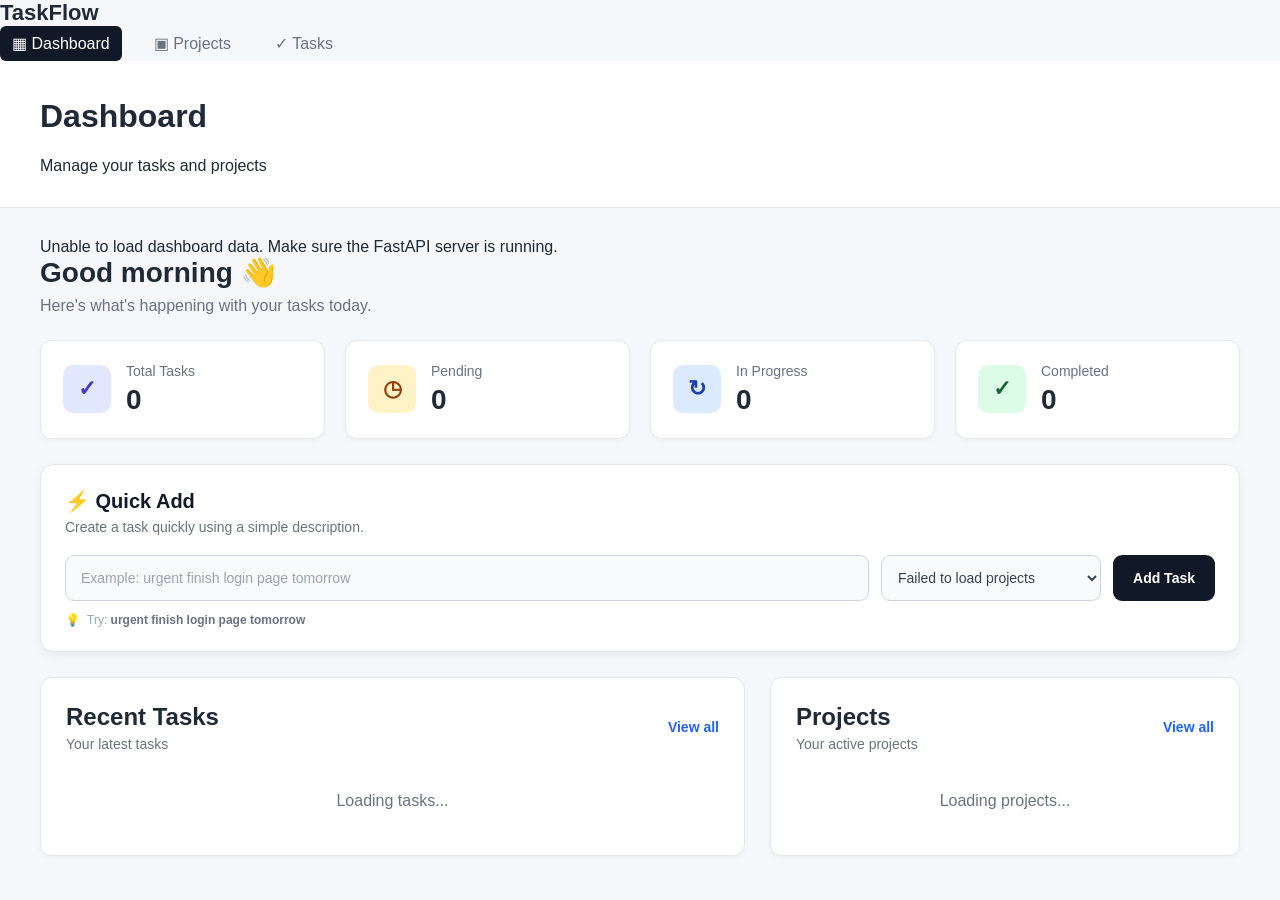
<file: frontend/index.html>
<!DOCTYPE html>
<html lang="en">
<head>
    <meta charset="UTF-8">
    <meta name="viewport" content="width=device-width, initial-scale=1.0">

    <title>TaskFlow - Dashboard</title>

   <link rel="stylesheet" href="css/style.css">
   <link rel="stylesheet" href="css/dashboard.css">
</head>

<body>

    <!-- =========================
         SIDEBAR
    ========================== -->
    <aside class="sidebar" id="sidebar">

        <div class="logo">
            <span>TaskFlow</span>
        </div>

        <nav class="navigation">

            <a href="index.html" class="nav-link active">
                <span class="nav-icon">▦</span>
                <span>Dashboard</span>
            </a>

            <a href="projects.html" class="nav-link">
                <span class="nav-icon">▣</span>
                <span>Projects</span>
            </a>

            <a href="tasks.html" class="nav-link">
                <span class="nav-icon">✓</span>
                <span>Tasks</span>
            </a>

        </nav>

       

    </aside>


    <!-- Mobile overlay -->
    <div
        class="sidebar-overlay"
        id="sidebarOverlay">
    </div>


    <!-- =========================
         MAIN WRAPPER
    ========================== -->
    <div class="main-wrapper">

        <!-- =========================
             HEADER
        ========================== -->
        <header class="header">


            <div class="header-title">

                <h1>
                    Dashboard
                </h1>

                <p>
                    Manage your tasks and projects
                </p>

            </div>

        </header>


        <!-- =========================
             DASHBOARD CONTENT
        ========================== -->
        <main class="content">


            <!-- Welcome -->
            <section class="welcome-section">

                <div>

                    <h2>
                        Good morning 👋
                    </h2>

                    <p>
                        Here's what's happening with your tasks today.
                    </p>

                </div>

            </section>


            <!-- =========================
                 STATISTICS
            ========================== -->
            <section class="stats-grid">

                <!-- Total -->
                <article class="stat-card">

                    <div class="stat-icon total">
                        ✓
                    </div>

                    <div>

                        <p>
                            Total Tasks
                        </p>

                        <h3 id="totalTasks">
                            0
                        </h3>

                    </div>

                </article>


                <!-- Pending -->
                <article class="stat-card">

                    <div class="stat-icon pending">
                        ◷
                    </div>

                    <div>

                        <p>
                            Pending
                        </p>

                        <h3 id="pendingTasks">
                            0
                        </h3>

                    </div>

                </article>


                <!-- In Progress -->
                <article class="stat-card">

                    <div class="stat-icon progress">
                        ↻
                    </div>

                    <div>

                        <p>
                            In Progress
                        </p>

                        <h3 id="progressTasks">
                            0
                        </h3>

                    </div>

                </article>


                <!-- Completed -->
                <article class="stat-card">

                    <div class="stat-icon completed">
                        ✓
                    </div>

                    <div>

                        <p>
                            Completed
                        </p>

                        <h3 id="completedTasks">
                            0
                        </h3>

                    </div>

                </article>

            </section>


            <!-- =========================
                 QUICK ADD
            ========================== -->
            <section class="quick-add-card">

                 <div class="section-heading">
                      <div>
                         <h2>⚡ Quick Add</h2>
                         <p>
                             Create a task quickly using a simple description.
                         </p>
                     </div>
                 </div>

                 <form class="quick-add-form" id="quickAddForm">

                     <input
                          type="text"
                          id="quickAddInput"
                          placeholder="Example: urgent finish login page tomorrow"
                          autocomplete="off"
                    >
                      <select id="quickAddProject" required>
                         <option value="">
                             Select a project
                         </option>
                      </select>

                      <button type="submit">
                         Add Task
                      </button>

                 </form>

                 <div
                     id="quickAddMessage"
                     class="message"
                     hidden
                ></div>

                 <div class="quick-add-help">
                     <span>💡</span>
                    <span>
                        Try:
                        <strong>urgent finish login page tomorrow</strong>
                    </span>
                 </div>

            </section>


            <!-- =========================
                 DASHBOARD TWO COLUMNS
            ========================== -->
            <section class="dashboard-grid">


                <!-- =========================
                     RECENT TASKS
                ========================== -->
                <div class="panel">

                    <div class="panel-header">

                        <div>

                            <h2>
                                Recent Tasks
                            </h2>

                            <p>
                                Your latest tasks
                            </p>

                        </div>


                        <a
                            href="tasks.html"
                            class="view-link">

                            View all

                        </a>

                    </div>


                    <!-- JavaScript will insert tasks here -->
                    <div
                        class="task-list"
                        id="recentTasks">

                        <div class="loading">
                            Loading tasks...
                        </div>

                    </div>

                </div>


                <!-- =========================
                     PROJECTS
                ========================== -->
                <div class="panel">

                    <div class="panel-header">

                        <div>

                            <h2>
                                Projects
                            </h2>

                            <p>
                                Your active projects
                            </p>

                        </div>


                        <a
                            href="projects.html"
                            class="view-link">

                            View all

                        </a>

                    </div>


                    <!-- JavaScript will insert projects -->
                    <div
                        class="project-list"
                        id="projectList">

                        <div class="loading">
                            Loading projects...
                        </div>

                    </div>

                </div>

            </section>


            <!-- =========================
                 ERROR MESSAGE
            ========================== -->
            <div
                id="dashboardError"
                class="error-message"
                hidden>
            </div>

        </main>

    </div>


    <!-- =========================
         QUICK ADD MODAL
    ========================== -->
    <div
        class="modal"
        id="quickAddModal"
        hidden>

        <div class="modal-content">

            <div class="modal-header">

                <h2>
                    Quick Add Task
                </h2>

                <button
                    type="button"
                    id="closeQuickAddModal"
                    class="modal-close">

                    ×

                </button>

            </div>


            <form id="modalQuickAddForm">

                <label for="modalQuickAddInput">
                    Task description
                </label>

                <textarea
                    id="modalQuickAddInput"
                    rows="4"
                    placeholder="Example: urgent finish dashboard tomorrow"
                    required>
                </textarea>


                <div class="modal-actions">

                    <button
                        type="button"
                        id="cancelQuickAdd"
                        class="secondary-button">

                        Cancel

                    </button>

                    <button
                        type="submit"
                        class="primary-button">

                        Create Task

                    </button>

                </div>

            </form>

        </div>

    </div>


    <!-- =========================
         JAVASCRIPT
    ========================== -->

    <!-- API functions -->
    <script src="js/api.js"></script>

    <!-- Dashboard logic -->
    <script src="js/dashboard.js"></script>

</body>
</html>
</file>
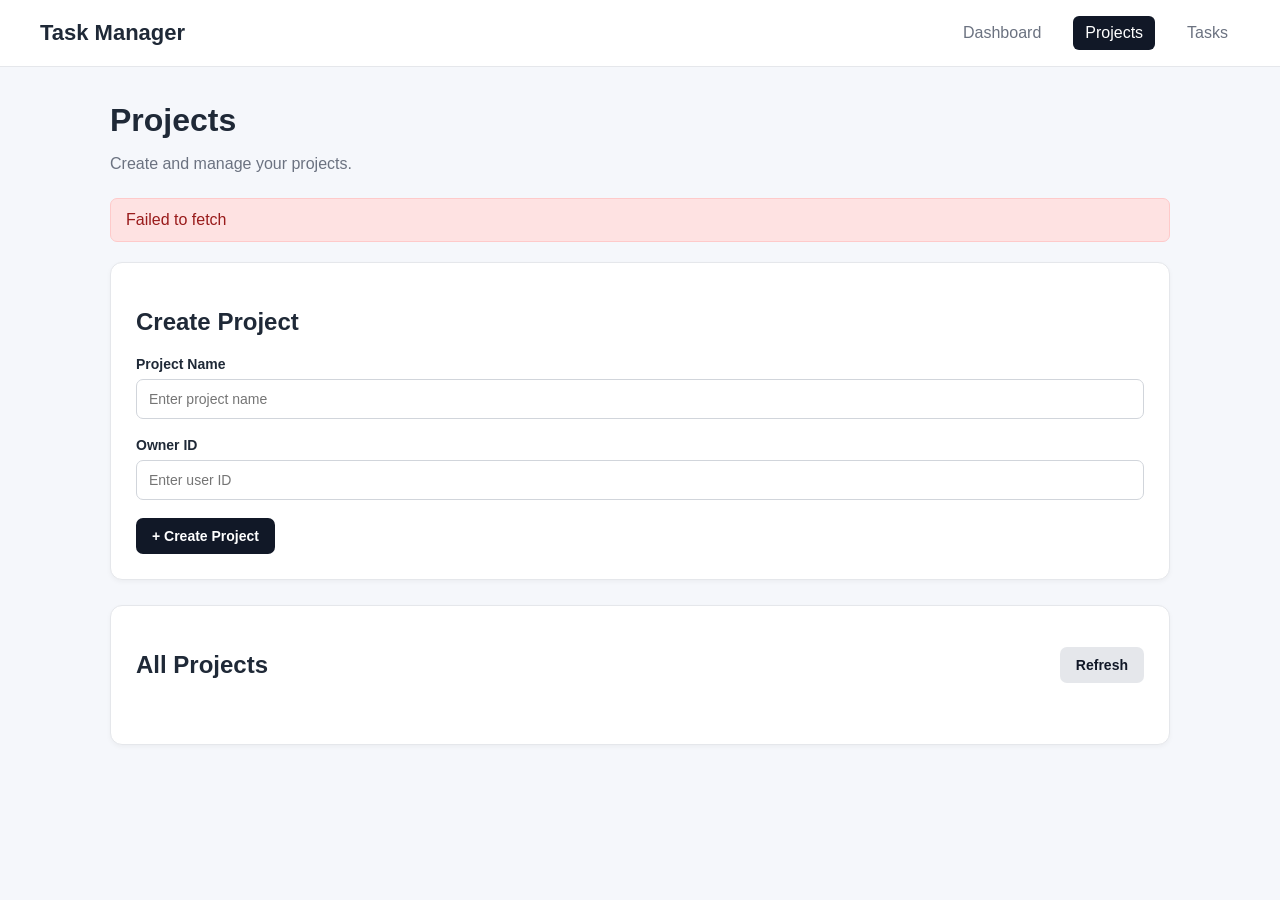
<file: frontend/projects.html>
<!DOCTYPE html>
<html lang="en">

<head>
    <meta charset="UTF-8">
    <meta name="viewport" content="width=device-width, initial-scale=1.0">

    <title>Projects - Task Manager</title>

    <link rel="stylesheet" href="css/style.css">
    <link rel="stylesheet" href="css/projects.css"> 
</head>

<body>

    <!-- HEADER -->
    <header class="header">

        <div class="logo">
            Task Manager
        </div>

        <nav>
            <a href="index.html">Dashboard</a>
            <a href="projects.html" class="active">Projects</a>
            <a href="tasks.html">Tasks</a>
        </nav>

    </header>


    <!-- MAIN -->
    <main class="container">

        <div class="page-header">

            <div>
                <h1>Projects</h1>
                <p>Create and manage your projects.</p>
            </div>

        </div>


        <!-- ERROR MESSAGE -->
        <div id="errorMessage" class="alert error hidden"></div>


        <!-- CREATE PROJECT -->
        <section class="card">

            <h2>Create Project</h2>

            <form id="projectForm">

                <div class="form-group">

                    <label for="projectName">
                        Project Name
                    </label>

                    <input
                        type="text"
                        id="projectName"
                        placeholder="Enter project name"
                        required
                    >

                </div>

                <div class="form-group">

                    <label for="ownerId">
                        Owner ID
                    </label>

                    <input
                        type="number"
                        id="ownerId"
                        placeholder="Enter user ID"
                        min="1"
                        required
                    >

                </div>

                <button type="submit" class="btn primary">
                    + Create Project
                </button>

            </form>

        </section>


        <!-- PROJECT LIST -->
        <section class="card">

            <div class="section-header">

                <h2>All Projects</h2>

                <button
                    id="refreshProjects"
                    class="btn secondary"
                >
                    Refresh
                </button>

            </div>

            <div id="projectList">

                <p class="loading">
                    Loading projects...
                </p>

            </div>

        </section>

    </main>

<!-- =========================
     EDIT PROJECT MODAL
========================= -->

<div id="editProjectModal" class="modal hidden">

    <div class="modal-overlay"></div>

    <div class="modal-content">

        <div class="modal-header">

            <div>
                <h2>Edit Project</h2>
                <p>Update your project information</p>
            </div>

            <button
                type="button"
                id="closeProjectModal"
                class="modal-close"
            >
                ×
            </button>

        </div>

        <form id="editProjectForm">

            <!-- Hidden Project ID -->
            <input
                type="hidden"
                id="editProjectId"
            >

            <div class="form-group">

                <label for="editProjectName">
                    Project Name
                </label>

                <input
                    type="text"
                    id="editProjectName"
                    placeholder="Enter project name"
                    required
                >

            </div>

            <div class="form-group">

                <label for="editOwnerId">
                    Owner ID
                </label>

                <input
                    type="number"
                    id="editOwnerId"
                    min="1"
                    placeholder="Enter owner ID"
                    required
                >

            </div>

            <div
                id="editProjectError"
                class="alert error hidden"
            ></div>

            <div class="modal-actions">

                <button
                    type="button"
                    id="cancelProjectEdit"
                    class="btn secondary"
                >
                    Cancel
                </button>

                <button
                    type="submit"
                    class="btn primary"
                >
                    Save Changes
                </button>

            </div>

        </form>

    </div>

</div>

    <script src="js/api.js"></script>
    <script src="js/projects.js"></script>

</body>

</html>
</file>
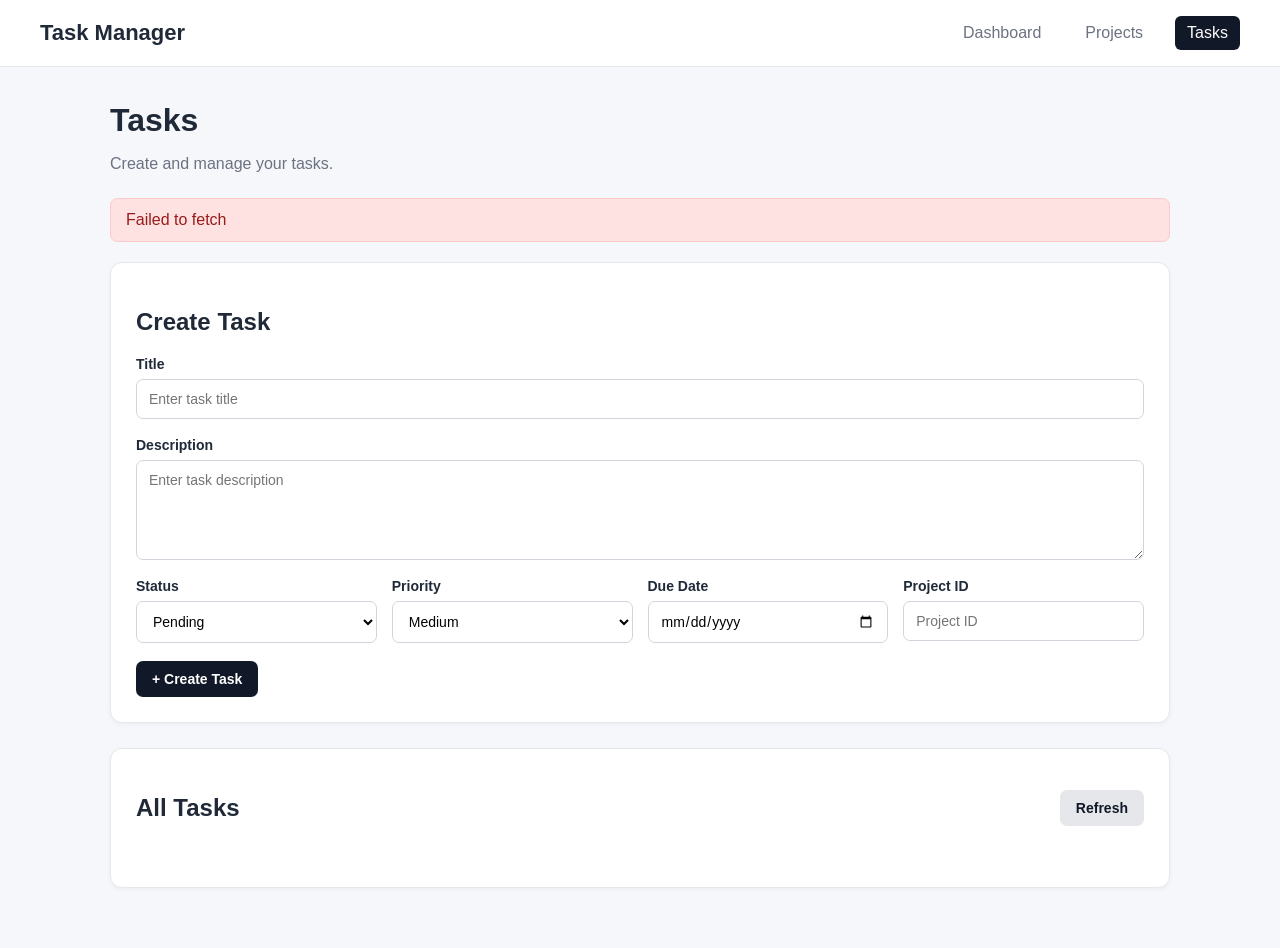
<file: frontend/tasks.html>
<!DOCTYPE html>
<html lang="en">

<head>

    <meta charset="UTF-8">

    <meta
        name="viewport"
        content="width=device-width, initial-scale=1.0"
    >

    <title>Tasks - Task Manager</title>

    <link rel="stylesheet" href="css/style.css">
    <link rel="stylesheet" href="css/tasks.css"> 

</head>

<body>


<header class="header">

    <div class="logo">
        Task Manager
    </div>

    <nav>

        <a href="index.html">
            Dashboard
        </a>

        <a href="projects.html">
            Projects
        </a>

        <a href="tasks.html" class="active">
            Tasks
        </a>

    </nav>

</header>


<main class="container">


    <div class="page-header">

        <div>

            <h1>Tasks</h1>

            <p>
                Create and manage your tasks.
            </p>

        </div>

    </div>


    <!-- ERROR -->

    <div
        id="errorMessage"
        class="alert error hidden"
    ></div>


    <!-- CREATE TASK -->

    <section class="card">

        <h2>Create Task</h2>


        <form id="taskForm">


            <div class="form-group">

                <label for="title">
                    Title
                </label>

                <input
                    type="text"
                    id="title"
                    placeholder="Enter task title"
                    required
                >

            </div>


            <div class="form-group">

                <label for="description">
                    Description
                </label>

                <textarea
                    id="description"
                    placeholder="Enter task description"
                ></textarea>

            </div>


            <div class="form-row">


                <div class="form-group">

                    <label for="status">
                        Status
                    </label>

                    <select id="status">

                        <option value="pending">
                            Pending
                        </option>

                        <option value="in_progress">
                            In Progress
                        </option>

                        <option value="completed">
                            Completed
                        </option>

                    </select>

                </div>


                <div class="form-group">

                    <label for="priority">
                        Priority
                    </label>

                    <select id="priority">

                        <option value="low">
                            Low
                        </option>

                        <option value="medium" selected>
                            Medium
                        </option>

                        <option value="high">
                            High
                        </option>

                    </select>

                </div>


                <div class="form-group">

                    <label for="dueDate">
                        Due Date
                    </label>

                    <input
                        type="date"
                        id="dueDate"
                    >

                </div>


                <div class="form-group">

                    <label for="projectId">
                        Project ID
                    </label>

                    <input
                        type="number"
                        id="projectId"
                        min="1"
                        placeholder="Project ID"
                        required
                    >

                </div>

            </div>


            <button
                type="submit"
                class="btn primary"
            >
                + Create Task
            </button>


        </form>

    </section>


    <!-- TASK LIST -->

    <section class="card">

        <div class="section-header">

            <h2>All Tasks</h2>

            <button
                id="refreshTasks"
                class="btn secondary"
            >
                Refresh
            </button>

        </div>


        <div id="taskList">

            <p>
                Loading tasks...
            </p>

        </div>

    </section>


</main>

<!-- ================= EDIT TASK MODAL ================= -->

<div id="editTaskModal" class="modal hidden">

    <div class="modal-content">

        <div class="modal-header">

            <h2>Edit Task</h2>

            <button id="closeTaskModal" class="modal-close">&times;</button>

        </div>

        <form id="editTaskForm">

            <input type="hidden" id="editTaskId">

            <div class="form-group">
                <label>Title</label>
                <input type="text" id="editTitle" required>
            </div>

            <div class="form-group">
                <label>Description</label>
                <textarea id="editDescription"></textarea>
            </div>

            <div class="form-row">

                <div class="form-group">
                    <label>Status</label>

                    <select id="editStatus">
                        <option value="pending">Pending</option>
                        <option value="in_progress">In Progress</option>
                        <option value="completed">Completed</option>
                    </select>

                </div>

                <div class="form-group">

                    <label>Priority</label>

                    <select id="editPriority">
                        <option value="low">Low</option>
                        <option value="medium">Medium</option>
                        <option value="high">High</option>
                    </select>

                </div>

            </div>

            <div class="form-row">

                <div class="form-group">
                    <label>Due Date</label>
                    <input type="date" id="editDueDate">
                </div>

                <div class="form-group">
                    <label>Project ID</label>
                    <input type="number" id="editProjectId" required>
                </div>

            </div>

            <div class="modal-actions">

                <button type="button" id="cancelTaskEdit" class="btn secondary">
                    Cancel
                </button>

                <button type="submit" class="btn primary">
                    Save Changes
                </button>

            </div>

        </form>

    </div>

</div>


<script src="js/api.js"></script>
<script src="js/tasks.js"></script>

</body>

</html>
</file>
<file: frontend/css/style.css>
/* =========================
   RESET
========================= */

* {
    box-sizing: border-box;
}

body {
    margin: 0;
    font-family: Arial, Helvetica, sans-serif;
    background: #f5f7fb;
    color: #1f2937;
}

button,
input,
textarea,
select {
    font-family: inherit;
}


/* =========================
   HEADER
========================= */

.header {
    position: sticky;
    top: 0;
    z-index: 100;

    display: flex;
    justify-content: space-between;
    align-items: center;

    padding: 16px 40px;

    background: white;
    border-bottom: 1px solid #e5e7eb;
}

.logo {
    font-size: 22px;
    font-weight: 700;
}

nav {
    display: flex;
    gap: 20px;
}

nav a {
    text-decoration: none;
    color: #6b7280;
    font-weight: 500;

    padding: 8px 12px;
    border-radius: 6px;
}

nav a:hover {
    background: #f3f4f6;
    color: #111827;
}

nav a.active {
    background: #111827;
    color: white;
}


/* =========================
   CONTAINER
========================= */

.container {
    max-width: 1100px;
    margin: auto;
    padding: 35px 20px;
}

.page-header {
    margin-bottom: 25px;
}

.page-header h1 {
    margin: 0 0 5px;
}

.page-header p {
    color: #6b7280;
}


/* =========================
   CARD
========================= */

.card {
    background: white;
    padding: 25px;
    margin-bottom: 25px;

    border-radius: 12px;
    border: 1px solid #e5e7eb;

    box-shadow: 0 2px 5px rgba(0, 0, 0, 0.04);
}

.section-header {
    display: flex;
    justify-content: space-between;
    align-items: center;

    margin-bottom: 20px;
}


/* =========================
   FORM
========================= */

.form-group {
    display: flex;
    flex-direction: column;
    gap: 7px;

    margin-bottom: 18px;
}

.form-row {
    display: grid;
    grid-template-columns: repeat(4, 1fr);
    gap: 15px;
}

label {
    font-size: 14px;
    font-weight: 600;
}

input,
textarea,
select {
    width: 100%;

    padding: 11px 12px;

    border: 1px solid #d1d5db;
    border-radius: 7px;

    font-size: 14px;
    outline: none;

    background: white;
}

textarea {
    min-height: 100px;
    resize: vertical;
}

input:focus,
textarea:focus,
select:focus {
    border-color: #111827;
}


/* =========================
   BUTTON
========================= */

.btn {
    border: none;
    border-radius: 7px;

    padding: 10px 16px;

    cursor: pointer;

    font-weight: 600;
    font-size: 14px;
}

.btn.primary {
    background: #111827;
    color: white;
}

.btn.primary:hover {
    background: #374151;
}

.btn.secondary {
    background: #e5e7eb;
    color: #111827;
}

.btn.secondary:hover {
    background: #d1d5db;
}

.btn.danger {
    background: #fee2e2;
    color: #991b1b;
}

.btn.danger:hover {
    background: #fecaca;
}


/* =========================
   PROJECT
========================= */

.project-card {
    border: 1px solid #e5e7eb;
    border-radius: 10px;

    padding: 18px;
    margin-bottom: 12px;

    background: white;
}

.project-card h3 {
    margin-top: 0;
    margin-bottom: 10px;
}

.project-card p {
    color: #6b7280;
    margin: 5px 0;
}


/* =========================
   TASK
========================= */

.task-card {
    border: 1px solid #e5e7eb;
    border-radius: 10px;

    padding: 18px;
    margin-bottom: 12px;

    background: white;
}

.task-card h3 {
    margin-top: 0;
    margin-bottom: 8px;
}

.task-card p {
    color: #6b7280;
    margin: 7px 0;
}


/* =========================
   BADGES
========================= */

.badge {
    display: inline-block;

    padding: 5px 9px;

    border-radius: 20px;

    font-size: 12px;

    margin-right: 6px;
    margin-top: 5px;
}

.status-pending {
    background: #fef3c7;
    color: #92400e;
}

.status-in_progress {
    background: #dbeafe;
    color: #1e40af;
}

.status-completed {
    background: #dcfce7;
    color: #166534;
}

.priority-low {
    background: #e5e7eb;
}

.priority-medium {
    background: #fef3c7;
}

.priority-high {
    background: #fee2e2;
    color: #991b1b;
}


/* =========================
   ALERT
========================= */

.alert {
    padding: 12px 15px;

    border-radius: 7px;

    margin-bottom: 20px;
}

.alert.error {
    background: #fee2e2;
    color: #991b1b;

    border: 1px solid #fecaca;
}

.hidden {
    display: none !important;
}

.loading {
    color: #6b7280;
    padding: 20px 0;
    text-align: center;
}


/* =========================
   RESPONSIVE
========================= */

@media (max-width: 768px) {

    .header {
        padding: 15px 20px;

        flex-direction: column;
        gap: 15px;
    }

    nav {
        width: 100%;
        justify-content: center;
    }

    .form-row {
        grid-template-columns: 1fr 1fr;
    }
}


@media (max-width: 480px) {

    .container {
        padding: 20px 12px;
    }

    .card {
        padding: 18px;
    }

    .form-row {
        grid-template-columns: 1fr;
    }

    nav {
        gap: 5px;
    }

    nav a {
        font-size: 13px;
        padding: 7px;
    }

    .section-header {
        align-items: flex-start;
        flex-direction: column;
        gap: 10px;
    }
}
</file>
<file: frontend/css/dashboard.css>
/* =========================
   DASHBOARD
========================= */

.content {
    max-width: 1400px;
    margin: 0 auto;
    padding: 30px 40px;
}


/* =========================
   WELCOME
========================= */

.welcome-section {
    margin-bottom: 25px;
}

.welcome-section h2 {
    margin: 0 0 8px;
    font-size: 28px;
}

.welcome-section p {
    margin: 0;
    color: #6b7280;
}


/* =========================
   STATISTICS GRID
========================= */

.stats-grid {
    display: grid;

    grid-template-columns:
        repeat(4, 1fr);

    gap: 20px;

    margin-bottom: 25px;
}


/* =========================
   STAT CARD
========================= */

.stat-card {
    display: flex;

    align-items: center;

    gap: 15px;

    background: white;

    padding: 22px;

    border-radius: 12px;

    border: 1px solid #e5e7eb;

    box-shadow:
        0 2px 5px rgba(0, 0, 0, 0.04);
}

.stat-card p {
    margin: 0 0 5px;

    color: #6b7280;

    font-size: 14px;
}

.stat-card h3 {
    margin: 0;

    font-size: 28px;
}


/* =========================
   STAT ICON
========================= */

.stat-icon {
    width: 48px;
    height: 48px;

    display: flex;

    align-items: center;
    justify-content: center;

    border-radius: 10px;

    font-size: 22px;

    font-weight: bold;
}

.stat-icon.total {
    background: #e0e7ff;
    color: #4338ca;
}

.stat-icon.pending {
    background: #fef3c7;
    color: #92400e;
}

.stat-icon.progress {
    background: #dbeafe;
    color: #1e40af;
}

.stat-icon.completed {
    background: #dcfce7;
    color: #166534;
}


/* =========================================================
   QUICK ADD
   ========================================================= */

.quick-add-card {
    background: #ffffff;
    border: 1px solid #e5e7eb;
    border-radius: 14px;
    padding: 24px;
    margin-bottom: 25px;
    box-shadow: 0 4px 12px rgba(15, 23, 42, 0.05);
}

/* Header */

.quick-add-card .section-heading {
    display: flex;
    align-items: flex-start;
    justify-content: space-between;
    margin-bottom: 20px;
}

.quick-add-card .section-heading h2 {
    margin: 0 0 6px;
    font-size: 20px;
    font-weight: 700;
    color: #111827;
}

.quick-add-card .section-heading p {
    margin: 0;
    color: #6b7280;
    font-size: 14px;
}

/* Small lightning icon area */

.quick-add-card .section-heading h2::first-letter {
    color: #f59e0b;
}

/* Form */

.quick-add-form {
    display: grid;
    grid-template-columns: minmax(0, 1fr) 220px auto;
    gap: 12px;
    align-items: center;
}

/* Text input */

.quick-add-form input[type="text"] {
    width: 100%;
    height: 46px;
    padding: 0 15px;

    border: 1px solid #d1d5db;
    border-radius: 9px;

    background: #f9fafb;
    color: #111827;

    font-size: 14px;
    outline: none;

    transition:
        border-color 0.2s ease,
        box-shadow 0.2s ease,
        background 0.2s ease;
}

.quick-add-form input[type="text"]::placeholder {
    color: #9ca3af;
}

.quick-add-form input[type="text"]:hover {
    background: #ffffff;
    border-color: #9ca3af;
}

.quick-add-form input[type="text"]:focus {
    background: #ffffff;
    border-color: #111827;
    box-shadow: 0 0 0 3px rgba(17, 24, 39, 0.08);
}

/* Project dropdown */

.quick-add-form select {
    width: 100%;
    height: 46px;
    padding: 0 12px;

    border: 1px solid #d1d5db;
    border-radius: 9px;

    background: #f9fafb;
    color: #374151;

    font-size: 14px;
    cursor: pointer;
    outline: none;

    transition:
        border-color 0.2s ease,
        box-shadow 0.2s ease,
        background 0.2s ease;
}

.quick-add-form select:hover {
    background: #ffffff;
    border-color: #9ca3af;
}

.quick-add-form select:focus {
    background: #ffffff;
    border-color: #111827;
    box-shadow: 0 0 0 3px rgba(17, 24, 39, 0.08);
}

/* Add Task button */

.quick-add-form button {
    height: 46px;
    padding: 0 20px;

    border: none;
    border-radius: 9px;

    background: #111827;
    color: #ffffff;

    font-size: 14px;
    font-weight: 600;

    cursor: pointer;
    white-space: nowrap;

    transition:
        background 0.2s ease,
        transform 0.15s ease,
        box-shadow 0.2s ease;
}

.quick-add-form button:hover {
    background: #374151;
    box-shadow: 0 4px 10px rgba(17, 24, 39, 0.15);
}

.quick-add-form button:active {
    transform: translateY(1px);
}

/* =========================================================
   QUICK ADD MESSAGE
   ========================================================= */

#quickAddMessage {
    margin-top: 14px;
    padding: 11px 14px;

    border-radius: 8px;

    font-size: 13px;
    font-weight: 500;
}

#quickAddMessage.success {
    background: #ecfdf5;
    border: 1px solid #a7f3d0;
    color: #047857;
}

#quickAddMessage.error {
    background: #fef2f2;
    border: 1px solid #fecaca;
    color: #b91c1c;
}

/* =========================================================
   QUICK ADD HELPER TEXT
   ========================================================= */

.quick-add-help {
    display: flex;
    align-items: center;
    gap: 7px;

    margin-top: 12px;

    color: #9ca3af;
    font-size: 12px;
}

.quick-add-help strong {
    color: #6b7280;
}

/* =========================================================
   RESPONSIVE - TABLET
   ========================================================= */

@media (max-width: 900px) {

    .quick-add-form {
        grid-template-columns: 1fr 1fr;
    }

    .quick-add-form input[type="text"] {
        grid-column: 1 / -1;
    }

    .quick-add-form button {
        width: 100%;
    }
}

/* =========================================================
   RESPONSIVE - MOBILE
   ========================================================= */

@media (max-width: 600px) {

    .quick-add-card {
        padding: 18px;
        border-radius: 12px;
    }

    .quick-add-card .section-heading h2 {
        font-size: 18px;
    }

    .quick-add-card .section-heading p {
        font-size: 13px;
    }

    .quick-add-form {
        display: flex;
        flex-direction: column;
        gap: 10px;
    }

    .quick-add-form input[type="text"],
    .quick-add-form select,
    .quick-add-form button {
        width: 100%;
    }

    .quick-add-form input[type="text"],
    .quick-add-form select,
    .quick-add-form button {
        height: 44px;
    }
}


/* =========================
   DASHBOARD GRID
========================= */

.dashboard-grid {
    display: grid;

    grid-template-columns:
        1.5fr 1fr;

    gap: 25px;
}


/* =========================
   PANEL
========================= */

.panel {
    background: white;

    border: 1px solid #e5e7eb;

    border-radius: 12px;

    padding: 25px;

    box-shadow:
        0 2px 5px rgba(0, 0, 0, 0.04);
}

.panel-header {
    display: flex;

    justify-content: space-between;

    align-items: center;

    margin-bottom: 20px;
}

.panel-header h2 {
    margin: 0 0 5px;
}

.panel-header p {
    margin: 0;

    color: #6b7280;

    font-size: 14px;
}

.view-link {
    text-decoration: none;

    color: #2563eb;

    font-size: 14px;

    font-weight: 600;
}

.view-link:hover {
    text-decoration: underline;
}


/* =========================
   RECENT TASK
========================= */

.task-list {
    display: flex;

    flex-direction: column;
}

.task-item {
    display: flex;

    align-items: center;

    gap: 12px;

    padding: 15px 0;

    border-bottom: 1px solid #e5e7eb;
}

.task-item:last-child {
    border-bottom: none;
}

.task-check {
    width: 34px;
    height: 34px;

    flex-shrink: 0;

    display: flex;

    align-items: center;
    justify-content: center;

    border-radius: 50%;

    background: #f3f4f6;

    color: #6b7280;
}

.completed-check {
    background: #dcfce7;

    color: #166534;
}

.task-details {
    flex: 1;

    min-width: 0;
}

.task-details h3 {
    margin: 0 0 5px;

    font-size: 15px;

    white-space: nowrap;

    overflow: hidden;

    text-overflow: ellipsis;
}

.task-details p {
    margin: 0;

    color: #6b7280;

    font-size: 13px;
}


/* =========================
   PRIORITY BADGES
========================= */

.badge.high {
    background: #fee2e2;
    color: #991b1b;
}

.badge.medium {
    background: #fef3c7;
    color: #92400e;
}

.badge.low {
    background: #e5e7eb;
    color: #374151;
}


/* =========================
   STATUS
========================= */

.status {
    font-size: 12px;

    padding: 5px 8px;

    border-radius: 15px;

    white-space: nowrap;
}

.pending-status {
    background: #fef3c7;
    color: #92400e;
}

.progress-status {
    background: #dbeafe;
    color: #1e40af;
}

.completed-status {
    background: #dcfce7;
    color: #166534;
}


/* =========================
   PROJECT LIST
========================= */

.project-list {
    display: flex;

    flex-direction: column;
}

.project-item {
    display: flex;

    align-items: center;

    gap: 12px;

    padding: 15px 0;

    border-bottom: 1px solid #e5e7eb;
}

.project-item:last-child {
    border-bottom: none;
}

.project-color {
    width: 10px;
    height: 40px;

    border-radius: 5px;
}

.project-color.blue {
    background: #3b82f6;
}

.project-color.purple {
    background: #8b5cf6;
}

.project-color.orange {
    background: #f97316;
}

.project-info {
    flex: 1;
}

.project-info h3 {
    margin: 0 0 5px;

    font-size: 15px;
}

.project-info p {
    margin: 0;

    color: #6b7280;

    font-size: 13px;
}


/* =========================
   MODAL
========================= */

.modal {
    position: fixed;

    inset: 0;

    z-index: 1000;

    display: flex;

    align-items: center;

    justify-content: center;

    padding: 20px;

    background: rgba(0, 0, 0, 0.45);
}

.modal[hidden] {
    display: none;
}

.modal-content {
    width: 100%;

    max-width: 500px;

    background: white;

    border-radius: 12px;

    padding: 25px;

    box-shadow:
        0 15px 40px rgba(0, 0, 0, 0.2);
}

.modal-header {
    display: flex;

    justify-content: space-between;

    align-items: center;

    margin-bottom: 20px;
}

.modal-header h2 {
    margin: 0;
}

.modal-close {
    border: none;

    background: transparent;

    font-size: 25px;

    cursor: pointer;

    color: #6b7280;
}

.modal-actions {
    display: flex;

    justify-content: flex-end;

    gap: 10px;

    margin-top: 20px;
}

.primary-button {
    border: none;

    background: #111827;

    color: white;

    padding: 10px 16px;

    border-radius: 7px;

    cursor: pointer;

    font-weight: 600;
}

.secondary-button {
    border: none;

    background: #e5e7eb;

    color: #111827;

    padding: 10px 16px;

    border-radius: 7px;

    cursor: pointer;

    font-weight: 600;
}


/* =========================
   DASHBOARD RESPONSIVE
========================= */

@media (max-width: 1000px) {

    .stats-grid {
        grid-template-columns:
            repeat(2, 1fr);
    }

    .dashboard-grid {
        grid-template-columns: 1fr;
    }
}


@media (max-width: 768px) {

    .content {
        padding: 25px 20px;
    }

    .quick-add-form {
        flex-direction: column;
    }

    .quick-add-form button {
        width: 100%;
    }

    .task-item {
        flex-wrap: wrap;
    }
}


@media (max-width: 480px) {

    .content {
        padding: 20px 12px;
    }

    .stats-grid {
        grid-template-columns: 1fr;
    }

    .welcome-section h2 {
        font-size: 23px;
    }

    .panel,
    .quick-add-card {
        padding: 18px;
    }

    .task-details {
        width: calc(100% - 50px);
    }

    .badge,
    .status {
        font-size: 11px;
    }
}
</file>
<file: frontend/css/projects.css>
/* =========================
   PROJECTS PAGE
========================= */

.projects-page {
    max-width: 1200px;
    margin: auto;
    padding: 35px 20px;
}


/* =========================
   PROJECT HEADER
========================= */

.projects-header {
    display: flex;

    justify-content: space-between;

    align-items: center;

    margin-bottom: 25px;
}

.projects-header h1 {
    margin: 0 0 6px;

    font-size: 28px;
}

.projects-header p {
    margin: 0;

    color: #6b7280;
}


/* =========================
   ADD PROJECT BUTTON
========================= */

.add-project-btn {
    border: none;

    background: #111827;

    color: white;

    padding: 11px 18px;

    border-radius: 7px;

    cursor: pointer;

    font-weight: 600;
}

.add-project-btn:hover {
    background: #374151;
}


/* =========================
   CREATE PROJECT CARD
========================= */

.project-form-card {
    background: white;

    padding: 25px;

    border: 1px solid #e5e7eb;

    border-radius: 12px;

    margin-bottom: 25px;

    box-shadow:
        0 2px 5px rgba(0, 0, 0, 0.04);
}

.project-form-card h2 {
    margin-top: 0;

    margin-bottom: 20px;
}


/* =========================
   PROJECT FORM
========================= */

.project-form {
    display: grid;

    grid-template-columns:
        1fr 200px;

    gap: 15px;

    align-items: end;
}

.project-form .form-group {
    margin-bottom: 0;
}

.project-form button {
    height: 42px;
}


/* =========================
   PROJECT GRID
========================= */

.projects-grid {
    display: grid;

    grid-template-columns:
        repeat(3, 1fr);

    gap: 20px;
}


/* =========================
   PROJECT CARD
========================= */

.projects-grid .project-card {
    margin: 0;

    padding: 22px;

    transition:
        transform 0.2s ease,
        box-shadow 0.2s ease;
}

.projects-grid .project-card:hover {
    transform: translateY(-2px);

    box-shadow:
        0 8px 20px rgba(0, 0, 0, 0.07);
}


/* =========================
   PROJECT CARD TOP
========================= */

.project-card-header {
    display: flex;

    align-items: flex-start;

    justify-content: space-between;

    gap: 10px;

    margin-bottom: 15px;
}

.project-card-title {
    display: flex;

    align-items: center;

    gap: 10px;
}

.project-dot {
    width: 12px;
    height: 12px;

    border-radius: 50%;

    background: #3b82f6;

    flex-shrink: 0;
}

.project-card h3 {
    margin: 0;

    font-size: 17px;
}


/* =========================
   PROJECT OWNER
========================= */

.project-owner {
    color: #6b7280;

    font-size: 13px;

    margin: 5px 0;
}


/* =========================
   PROJECT TASK COUNT
========================= */

.project-task-count {
    display: flex;

    align-items: center;

    gap: 8px;

    padding: 12px 0;

    margin-top: 12px;

    border-top: 1px solid #e5e7eb;

    border-bottom: 1px solid #e5e7eb;

    color: #6b7280;

    font-size: 14px;
}


/* =========================
   PROJECT ACTIONS
========================= */

.project-actions {
    display: flex;

    gap: 8px;

    margin-top: 15px;
}

.project-actions button {
    flex: 1;
}


/* =========================
   EMPTY STATE
========================= */

.empty-projects {
    text-align: center;

    padding: 50px 20px;

    color: #6b7280;
}

.empty-projects h3 {
    margin-bottom: 8px;

    color: #374151;
}


/* =========================
   PROJECT SEARCH
========================= */

.project-search {
    margin-bottom: 20px;
}

.project-search input {
    max-width: 400px;
}


/* =========================
   PROJECT RESPONSIVE
========================= */

@media (max-width: 900px) {

    .projects-grid {
        grid-template-columns:
            repeat(2, 1fr);
    }

    .project-form {
        grid-template-columns: 1fr;
    }

    .project-form button {
        width: 100%;
    }
}


@media (max-width: 600px) {

    .projects-page {
        padding: 20px 12px;
    }

    .projects-header {
        flex-direction: column;

        align-items: flex-start;

        gap: 15px;
    }

    .projects-header button {
        width: 100%;
    }

    .projects-grid {
        grid-template-columns: 1fr;
    }

    .project-form-card {
        padding: 18px;
    }
}


.project-list {
    display: flex;
    flex-direction: column;
    gap: 12px;
}

.project-card {
    border: 1px solid #e5e7eb;
    border-radius: 10px;
    padding: 18px;
    background: white;
}

.project-card h3 {
    margin: 0 0 8px;
}

.project-card p {
    margin: 5px 0;
    color: #6b7280;
}

.project-actions {
    display: flex;
    gap: 10px;
    margin-top: 15px;
}

.btn.danger {
    background: #dc2626;
    color: white;
}

.btn.danger:hover {
    background: #b91c1c;
}

@media (max-width: 480px) {

    .project-actions {
        flex-direction: column;
    }

    .project-actions .btn {
        width: 100%;
    }

}

/* ========================================
   PROJECT EDIT MODAL
======================================== */

.modal {
    position: fixed;
    inset: 0;

    z-index: 1000;

    display: flex;
    align-items: center;
    justify-content: center;

    padding: 20px;
}

/* Hide modal */

.modal.hidden {
    display: none;
}

/* Dark background */

.modal-overlay {
    position: absolute;

    inset: 0;

    background: rgba(15, 23, 42, 0.55);

    backdrop-filter: blur(3px);
}

/* Modal box */

.modal-content {
    position: relative;

    z-index: 2;

    width: 100%;
    max-width: 520px;

    background: white;

    border-radius: 14px;

    padding: 0;

    box-shadow:
        0 20px 50px rgba(0, 0, 0, 0.20);

    animation: modalOpen 0.2s ease-out;
}

/* ========================================
   MODAL HEADER
======================================== */

.modal-header {
    display: flex;

    align-items: center;

    justify-content: space-between;

    padding: 22px 24px;

    border-bottom: 1px solid #e5e7eb;
}

.modal-header h2 {
    margin: 0 0 5px;

    font-size: 22px;

    color: #111827;
}

.modal-header p {
    margin: 0;

    font-size: 14px;

    color: #6b7280;
}

/* Close button */

.modal-close {
    width: 36px;
    height: 36px;

    border: none;

    border-radius: 8px;

    background: #f3f4f6;

    color: #374151;

    font-size: 24px;

    cursor: pointer;

    display: flex;

    align-items: center;

    justify-content: center;
}

.modal-close:hover {
    background: #e5e7eb;
}

/* ========================================
   MODAL FORM
======================================== */

#editProjectForm {
    padding: 24px;
}

#editProjectForm .form-group {
    margin-bottom: 20px;
}

#editProjectForm label {
    display: block;

    margin-bottom: 7px;

    font-size: 14px;

    font-weight: 600;

    color: #374151;
}

#editProjectForm input {
    width: 100%;

    padding: 12px 13px;

    border: 1px solid #d1d5db;

    border-radius: 8px;

    font-size: 14px;

    outline: none;

    transition: border-color 0.2s, box-shadow 0.2s;
}

#editProjectForm input:focus {
    border-color: #111827;

    box-shadow:
        0 0 0 3px rgba(17, 24, 39, 0.08);
}

/* ========================================
   MODAL ACTIONS
======================================== */

.modal-actions {
    display: flex;

    justify-content: flex-end;

    gap: 10px;

    margin-top: 10px;

    padding-top: 20px;

    border-top: 1px solid #e5e7eb;
}

.modal-actions .btn {
    min-width: 120px;
}

/* ========================================
   ANIMATION
======================================== */

@keyframes modalOpen {

    from {
        opacity: 0;

        transform: translateY(-10px) scale(0.98);
    }

    to {
        opacity: 1;

        transform: translateY(0) scale(1);
    }
}

/* ========================================
   MOBILE
======================================== */

@media (max-width: 480px) {

    .modal {
        padding: 12px;
    }

    .modal-content {
        max-width: 100%;

        border-radius: 12px;
    }

    .modal-header {
        padding: 18px;
    }

    #editProjectForm {
        padding: 18px;
    }

    .modal-actions {
        flex-direction: column-reverse;
    }

    .modal-actions .btn {
        width: 100%;
    }

}
</file>
<file: frontend/css/tasks.css>
/* =========================
   TASKS PAGE
========================= */

.tasks-page {
    max-width: 1200px;

    margin: auto;

    padding: 35px 20px;
}


/* =========================
   TASK HEADER
========================= */

.tasks-header {
    display: flex;

    justify-content: space-between;

    align-items: center;

    margin-bottom: 25px;
}

.tasks-header h1 {
    margin: 0 0 6px;

    font-size: 28px;
}

.tasks-header p {
    margin: 0;

    color: #6b7280;
}


/* =========================
   CREATE TASK
========================= */

.task-form-card {
    background: white;

    padding: 25px;

    border-radius: 12px;

    border: 1px solid #e5e7eb;

    margin-bottom: 25px;

    box-shadow:
        0 2px 5px rgba(0, 0, 0, 0.04);
}

.task-form-card h2 {
    margin-top: 0;

    margin-bottom: 20px;
}


/* =========================
   TASK FORM
========================= */

.task-form {
    display: flex;

    flex-direction: column;

    gap: 15px;
}

.task-form-row {
    display: grid;

    grid-template-columns:
        2fr 1fr 1fr 1fr;

    gap: 15px;
}

.task-form textarea {
    min-height: 90px;
}

.task-form-actions {
    display: flex;

    justify-content: flex-end;

    gap: 10px;
}


/* =========================
   TASK TOOLBAR
========================= */

.tasks-toolbar {
    display: flex;

    justify-content: space-between;

    align-items: center;

    gap: 15px;

    background: white;

    padding: 18px;

    border: 1px solid #e5e7eb;

    border-radius: 10px;

    margin-bottom: 20px;
}


/* =========================
   SEARCH
========================= */

.task-search {
    display: flex;

    gap: 10px;

    flex: 1;
}

.task-search input {
    max-width: 400px;
}


/* =========================
   SORT
========================= */

.task-sort {
    display: flex;

    align-items: center;

    gap: 8px;
}

.task-sort label {
    white-space: nowrap;

    font-size: 13px;
}

.task-sort select {
    width: auto;
}


/* =========================
   TASK LIST
========================= */

.tasks-list {
    display: flex;

    flex-direction: column;

    gap: 12px;
}


/* =========================
   TASK CARD
========================= */

.tasks-list .task-card {
    margin: 0;

    padding: 20px;

    transition:
        box-shadow 0.2s ease,
        transform 0.2s ease;
}

.tasks-list .task-card:hover {
    transform: translateY(-1px);

    box-shadow:
        0 5px 15px rgba(0, 0, 0, 0.06);
}


/* =========================
   TASK CARD HEADER
========================= */

.task-card-header {
    display: flex;

    justify-content: space-between;

    align-items: flex-start;

    gap: 15px;

    margin-bottom: 10px;
}

.task-card-title {
    margin: 0;

    font-size: 18px;

    color: #111827;
}


/* =========================
   TASK DESCRIPTION
========================= */

.task-description {
    color: #6b7280;

    line-height: 1.5;

    margin-bottom: 15px;
}


/* =========================
   TASK META
========================= */

.task-meta {
    display: flex;

    flex-wrap: wrap;

    align-items: center;

    gap: 7px;

    margin-bottom: 15px;
}


/* =========================
   TASK PROJECT
========================= */

.task-project {
    color: #6b7280;

    font-size: 13px;

    margin-right: 8px;
}


/* =========================
   TASK DUE DATE
========================= */

.task-due-date {
    color: #6b7280;

    font-size: 13px;
}

.task-due-date.overdue {
    color: #dc2626;

    font-weight: 600;
}


/* =========================
   TASK ACTIONS
========================= */

.task-actions {
    display: flex;

    justify-content: flex-end;

    gap: 8px;

    padding-top: 15px;

    border-top: 1px solid #e5e7eb;
}

.task-actions .btn {
    min-width: 75px;
}


/* =========================
   EDIT FORM
========================= */

.edit-task-form {
    display: flex;

    flex-direction: column;

    gap: 12px;
}

.edit-task-actions {
    display: flex;

    justify-content: flex-end;

    gap: 8px;
}


/* =========================
   TASK STATUS SELECT
========================= */

.status-select {
    min-width: 130px;
}


/* =========================
   EMPTY TASK STATE
========================= */

.empty-tasks {
    background: white;

    border: 1px solid #e5e7eb;

    border-radius: 10px;

    text-align: center;

    padding: 50px 20px;

    color: #6b7280;
}

.empty-tasks h3 {
    margin: 0 0 8px;

    color: #374151;
}


/* =========================
   TASK ERROR
========================= */

.task-error {
    background: #fee2e2;

    color: #991b1b;

    border: 1px solid #fecaca;

    padding: 12px 15px;

    border-radius: 7px;

    margin-bottom: 20px;
}


/* =========================
   TASK SUCCESS
========================= */

.task-success {
    background: #dcfce7;

    color: #166534;

    border: 1px solid #bbf7d0;

    padding: 12px 15px;

    border-radius: 7px;

    margin-bottom: 20px;
}


/* =========================
   TASK RESPONSIVE
========================= */

@media (max-width: 900px) {

    .task-form-row {
        grid-template-columns:
            1fr 1fr;
    }

    .tasks-toolbar {
        flex-direction: column;

        align-items: stretch;
    }

    .task-search input {
        max-width: none;
    }

    .task-sort {
        justify-content: space-between;
    }

    .task-sort select {
        flex: 1;
    }
}


@media (max-width: 600px) {

    .tasks-page {
        padding: 20px 12px;
    }

    .tasks-header {
        flex-direction: column;

        align-items: flex-start;

        gap: 15px;
    }

    .task-form-card {
        padding: 18px;
    }

    .task-form-row {
        grid-template-columns: 1fr;
    }

    .task-card-header {
        flex-direction: column;
    }

    .task-actions {
        justify-content: stretch;
    }

    .task-actions .btn {
        flex: 1;
    }
}

#tasksList {
    display: flex;
    flex-direction: column;
    gap: 12px;
}

.task-card {
    background: white;
    border: 1px solid #e5e7eb;
    border-radius: 10px;
    padding: 18px;
}

.task-card h3 {
    margin: 0 0 8px;
}

.task-card p {
    color: #6b7280;
    margin: 7px 0;
}

.task-actions {
    display: flex;
    gap: 10px;
    margin-top: 15px;
}

.btn.danger {
    background: #dc2626;
    color: white;
}

.btn.danger:hover {
    background: #b91c1c;
}

.btn.secondary:hover {
    background: #d1d5db;
}

@media (max-width: 480px) {

    .task-actions {
        flex-direction: column;
    }

    .task-actions .btn {
        width: 100%;
    }

}

/* =========================
   MODAL
========================= */

.modal{
    position:fixed;
    inset:0;

    display:flex;
    justify-content:center;
    align-items:center;

    background:rgba(0,0,0,.45);

    z-index:1000;
}

.modal.hidden{
    display:none;
}

.modal-content{

    width:95%;
    max-width:550px;

    background:white;

    border-radius:12px;

    padding:25px;
}

.modal-header{

    display:flex;
    justify-content:space-between;
    align-items:center;

    margin-bottom:20px;
}

.modal-close{

    border:none;
    background:none;

    font-size:28px;
    cursor:pointer;
}

.modal-actions{

    display:flex;
    justify-content:flex-end;
    gap:10px;

    margin-top:20px;
}
</file>
